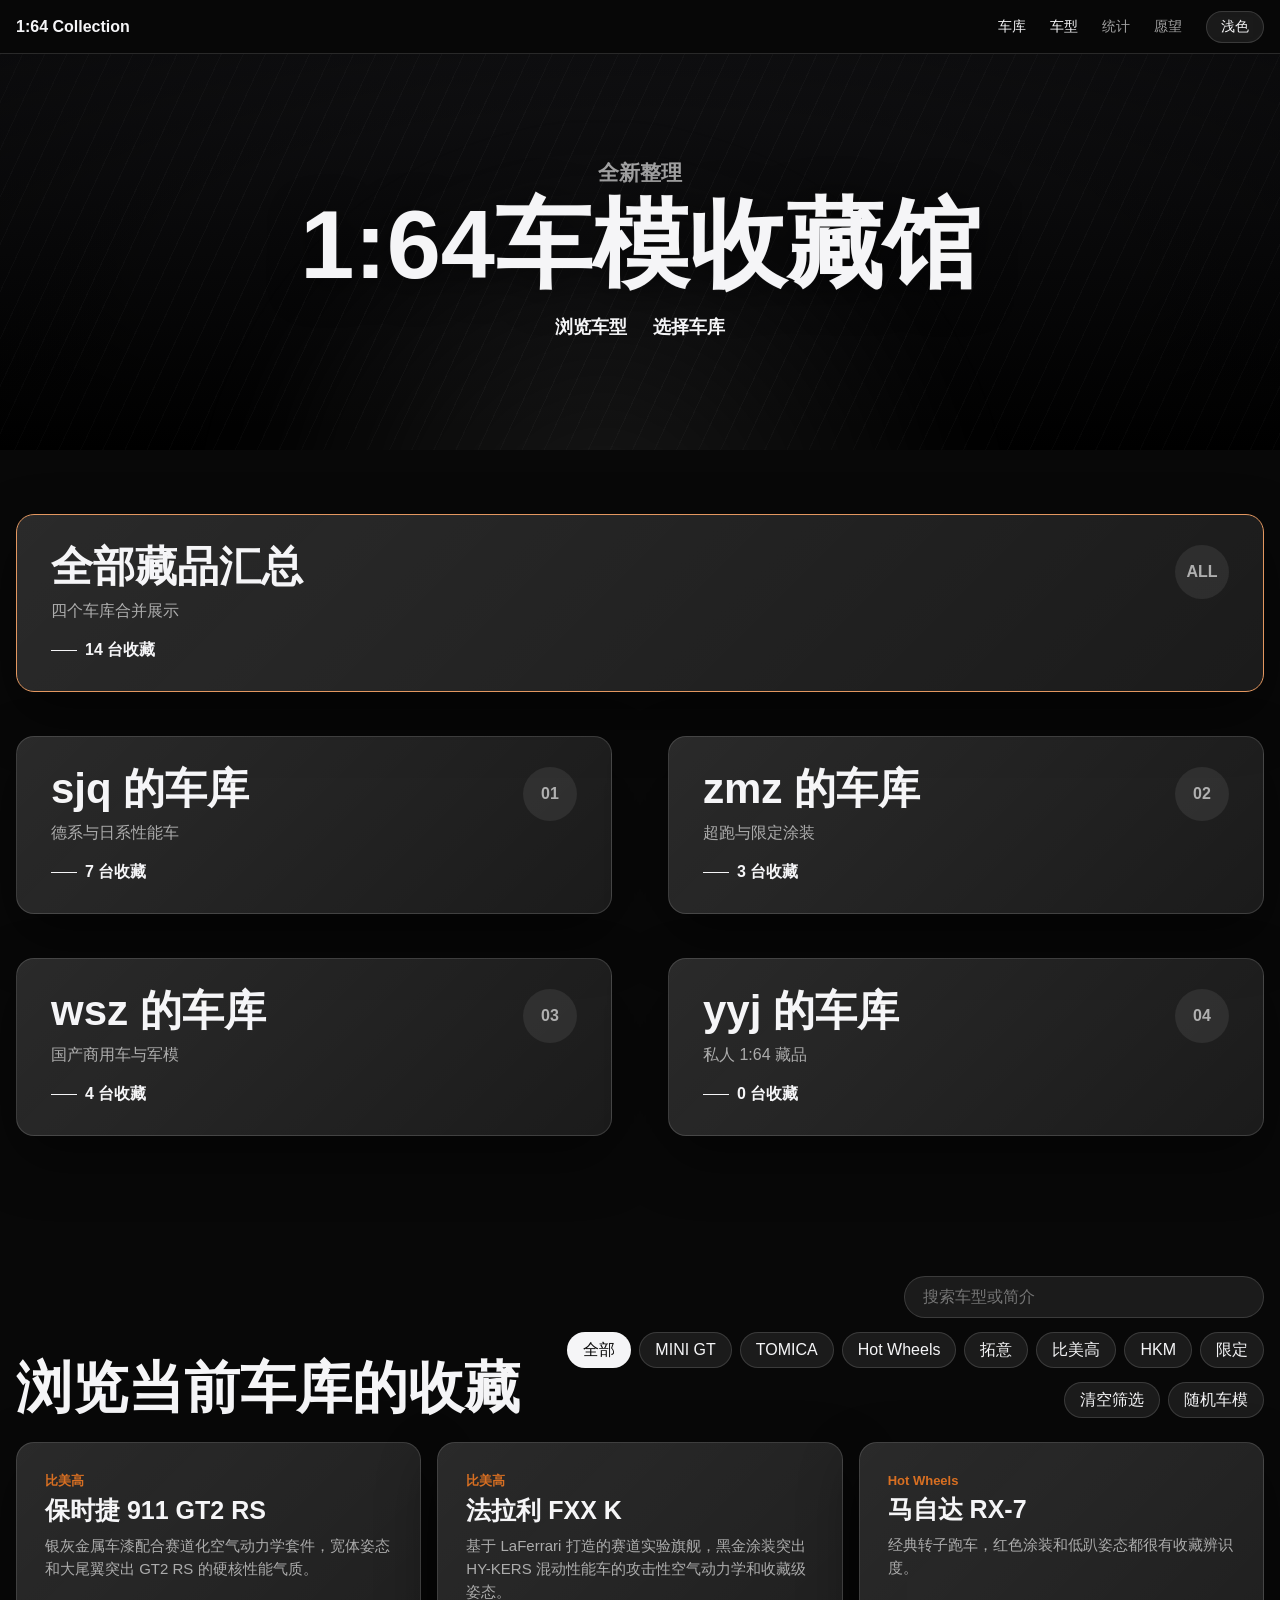
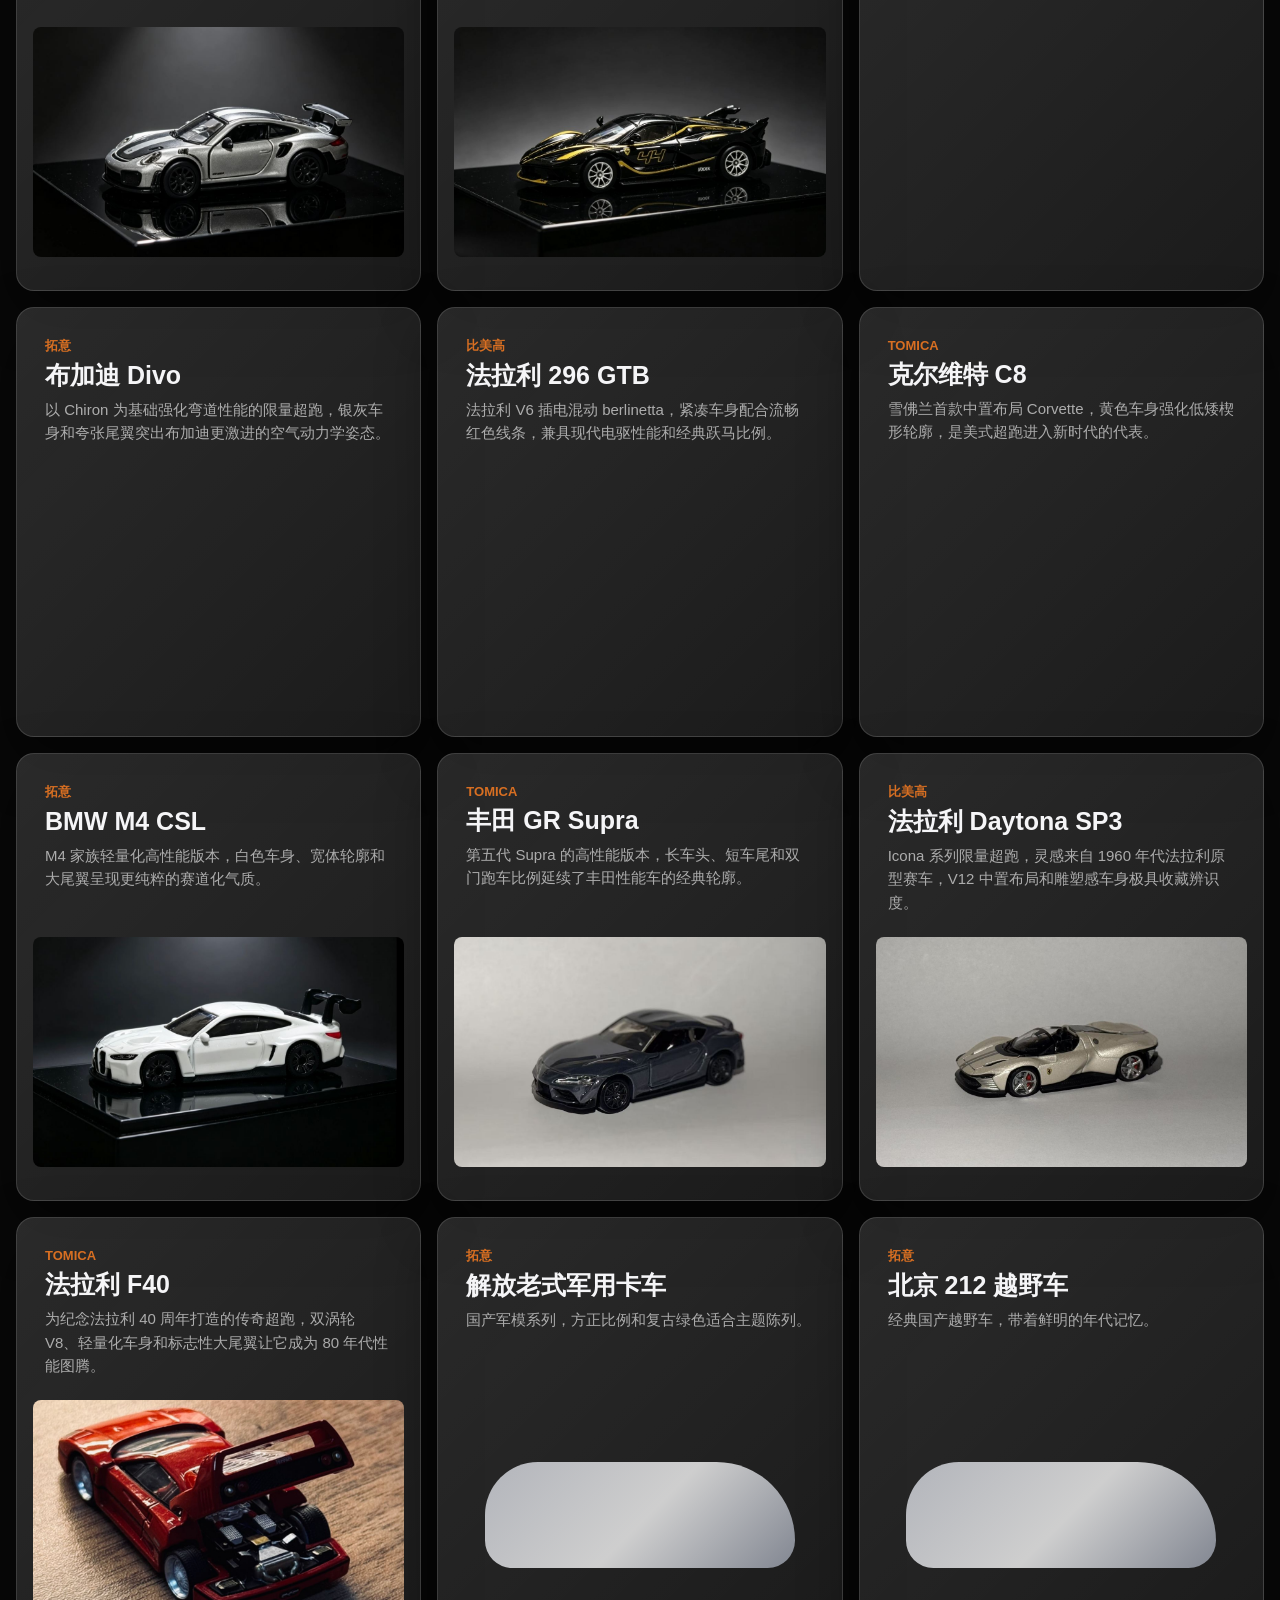
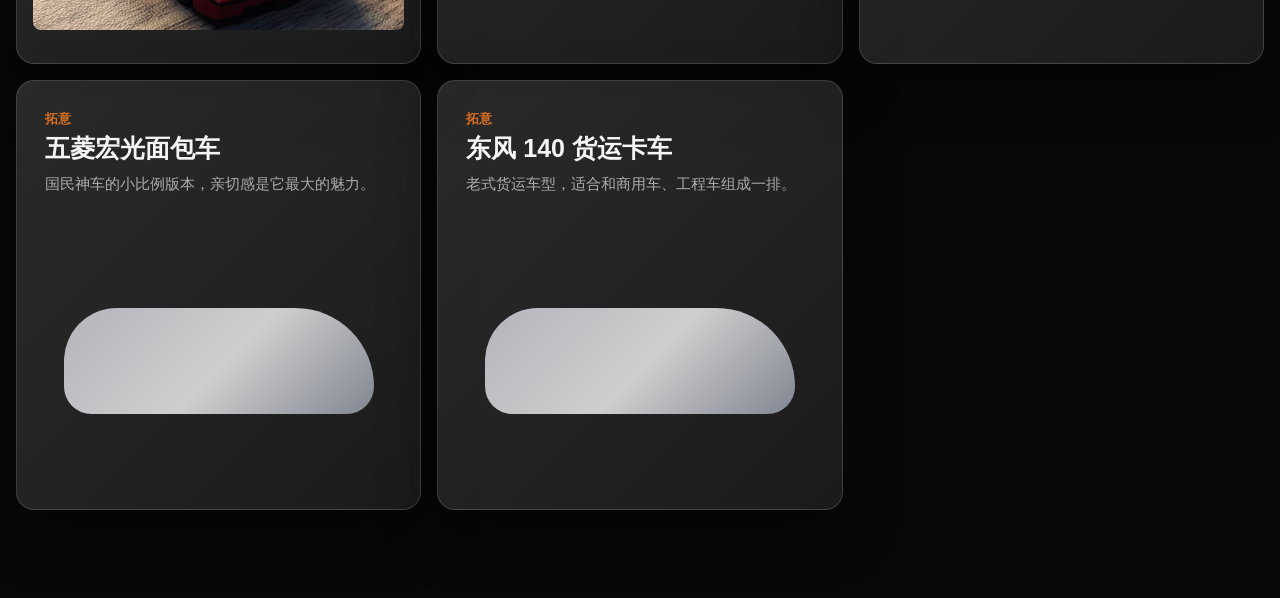
<file: index.html>
<!DOCTYPE html>
<html lang="zh-CN" data-theme="dark">
<head>
  <meta charset="UTF-8">
  <meta name="viewport" content="width=device-width, initial-scale=1.0">
  <title>1:64 车模收藏馆 | shenjingqu.xyz</title>
  <link rel="stylesheet" href="css/styles.css">
</head>
<body>
  <div id="navMount"></div>

  <main>
    <section class="hero" id="details">
      <div class="hero-copy">
        <div class="kicker">全新整理</div>
        <h1>1:64车模收藏馆</h1>
        <div class="hero-actions">
          <a class="link" href="#catalog">浏览车型</a>
          <a class="link" href="#owners">选择车库</a>
        </div>
      </div>
    </section>

    <section class="band" id="owners">
      <div class="owner-switch" id="ownerWrap" aria-label="收藏持有人"></div>
    </section>

    <section class="catalog" id="catalog">
      <div class="catalog-head">
        <h2>浏览当前车库的收藏</h2>
        <div class="catalog-tools">
          <input class="search-box" id="searchInput" type="search" placeholder="搜索车型或简介" aria-label="搜索车型或简介">
          <div class="filters" id="filterWrap" aria-label="车型分类"></div>
          <div class="filters">
            <button class="clear-btn" type="button" id="clearBtn">清空筛选</button>
            <button class="random-btn" type="button" id="randomBtn">随机车模</button>
          </div>
        </div>
      </div>
      <div class="car-grid" id="carGrid"></div>
      <div class="empty-state" id="emptyState">没有匹配的车模，换个关键词或清空筛选试试。</div>
    </section>
  </main>

  <div class="lightbox" id="lightbox" aria-hidden="true">
    <button class="modal-close" id="lightboxClose" type="button" aria-label="关闭">×</button>
    <img id="lightboxImg" alt="">
  </div>

  <script src="data/cars.js"></script>
  <script src="js/common.js"></script>
  <script src="js/index.js"></script>
</body>
</html>
</file>
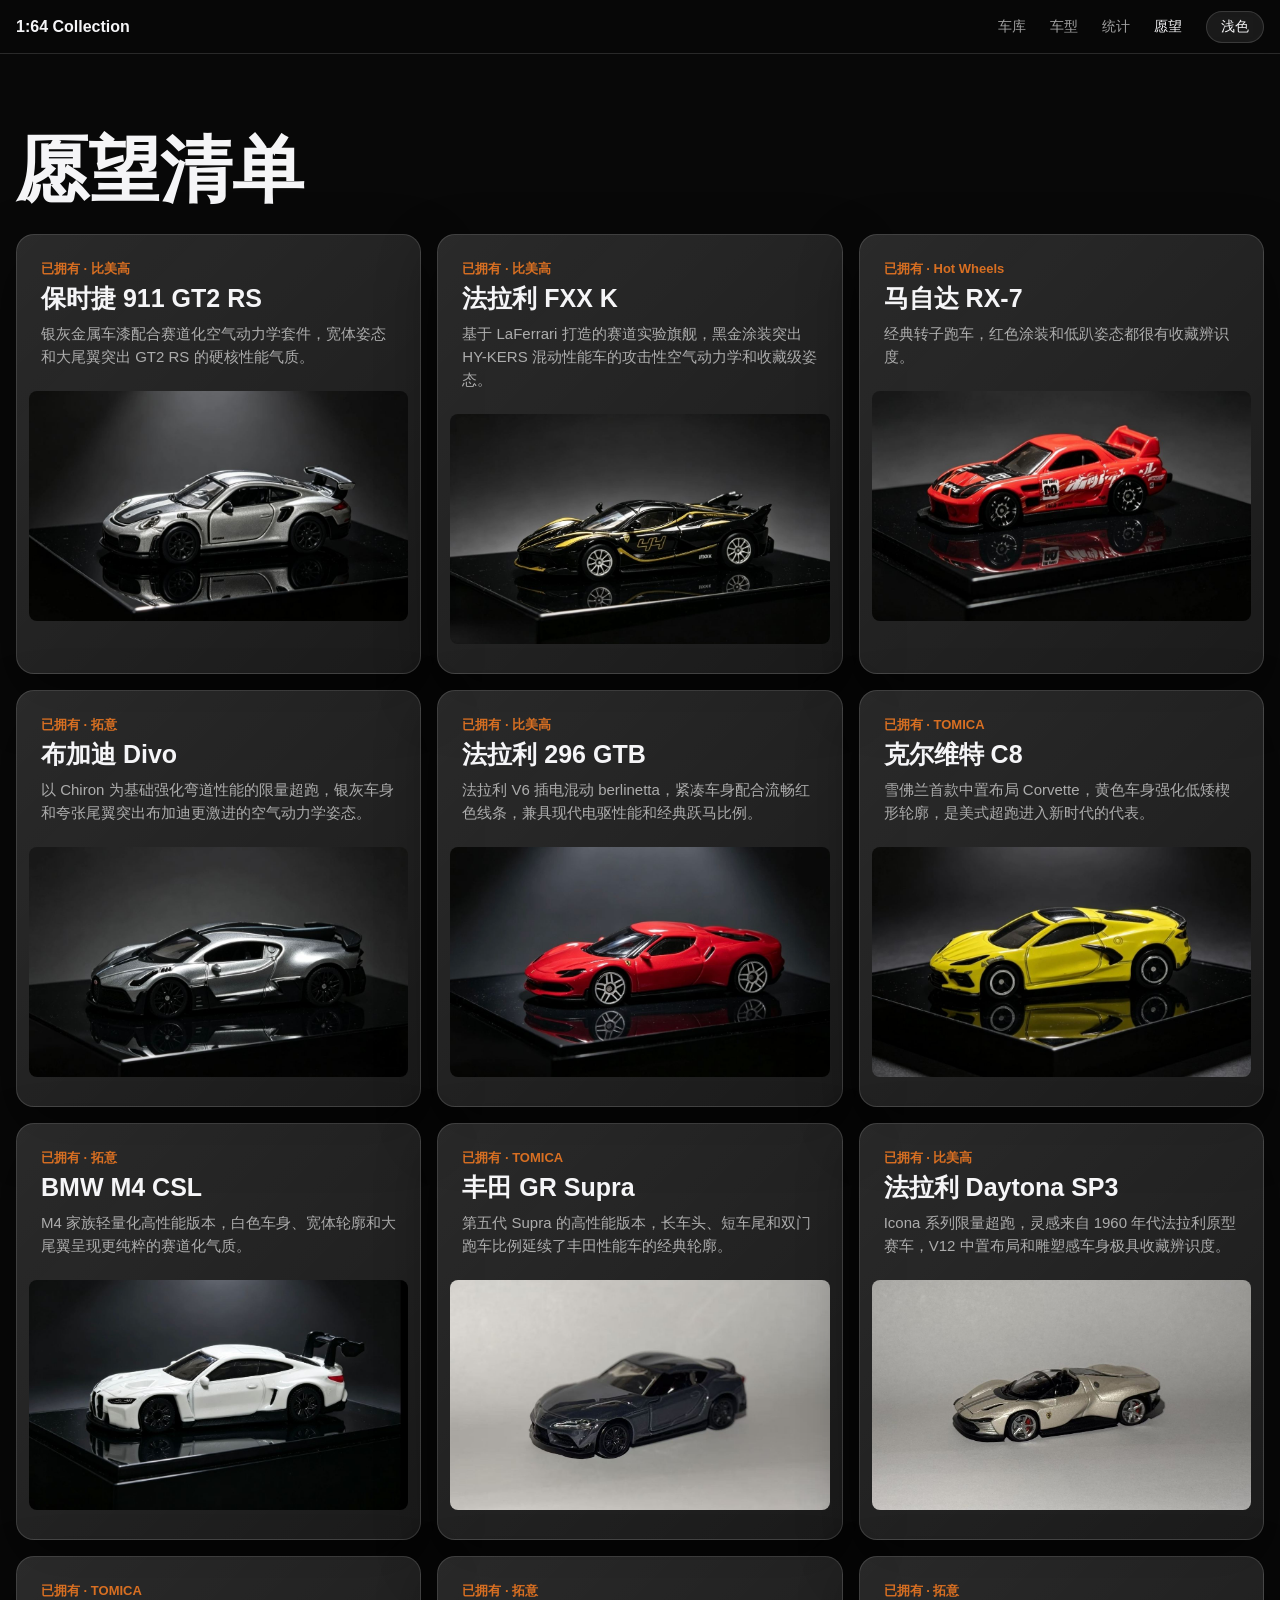
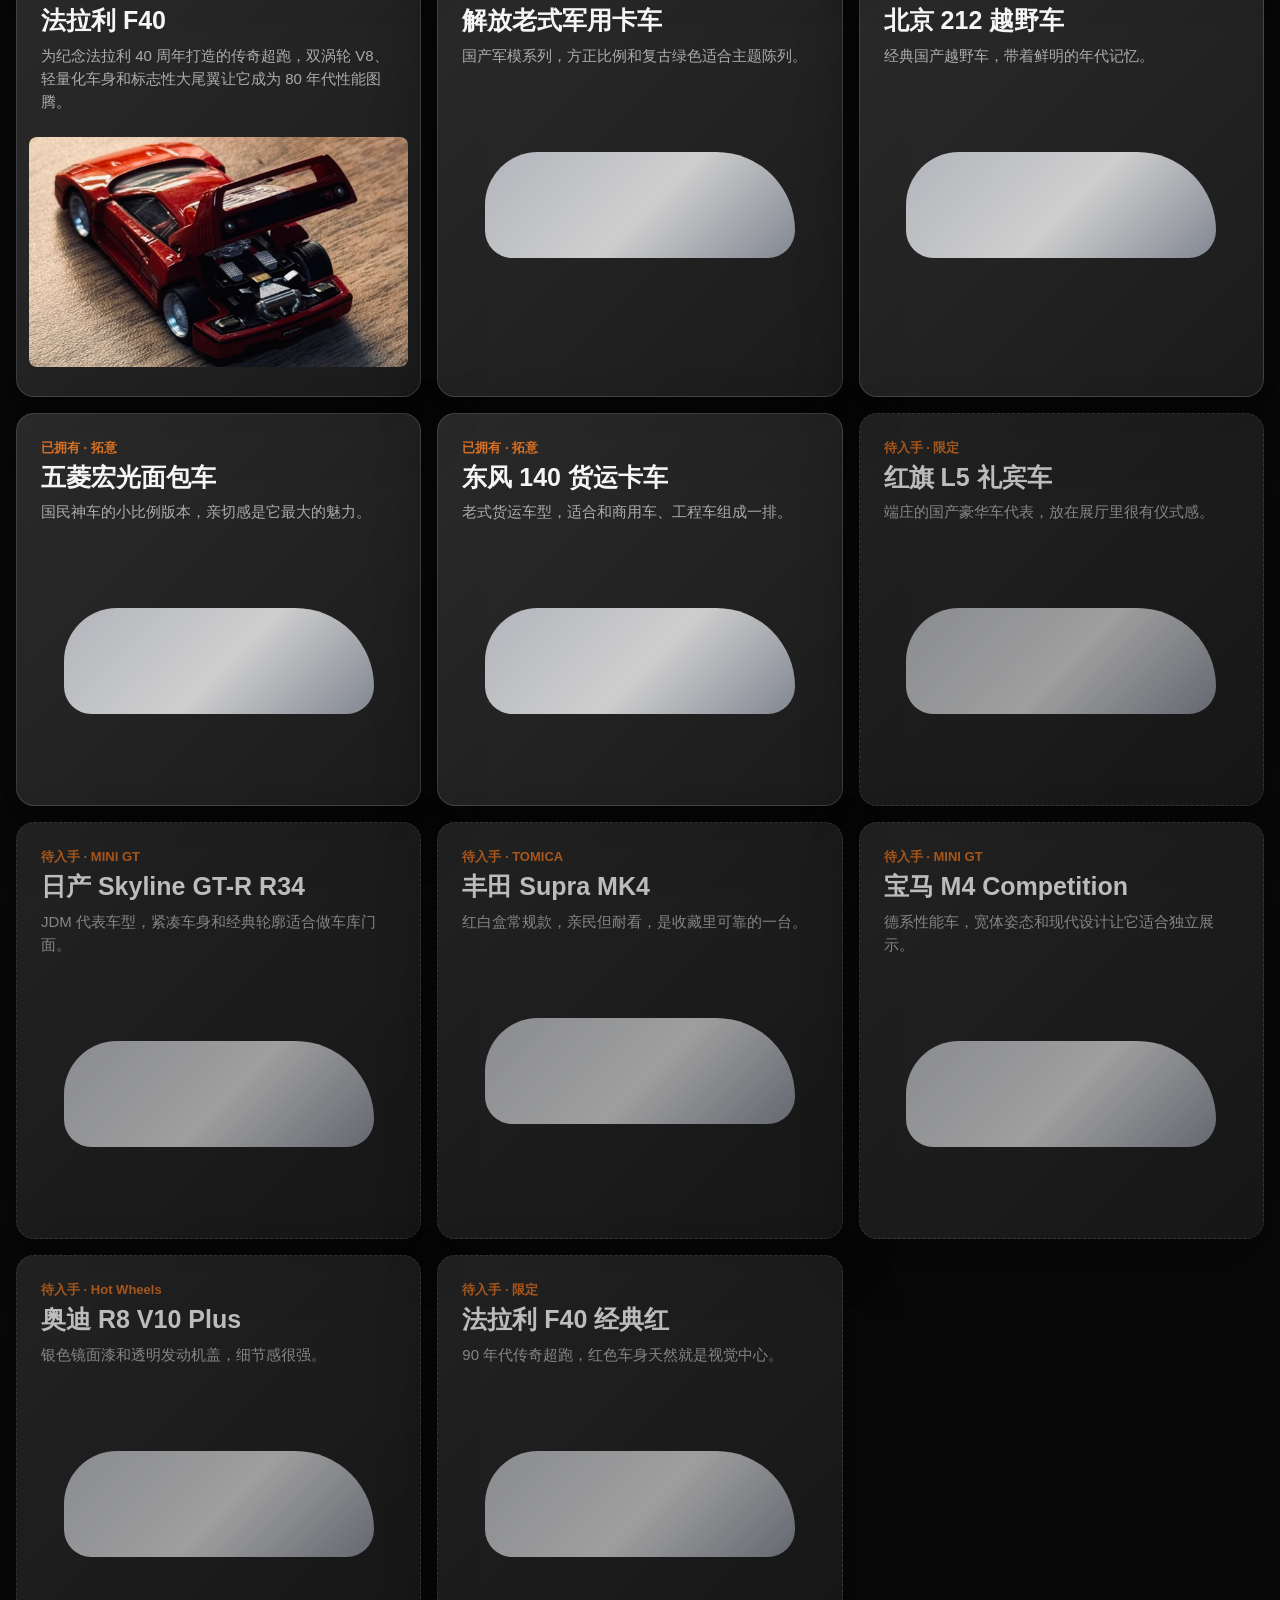
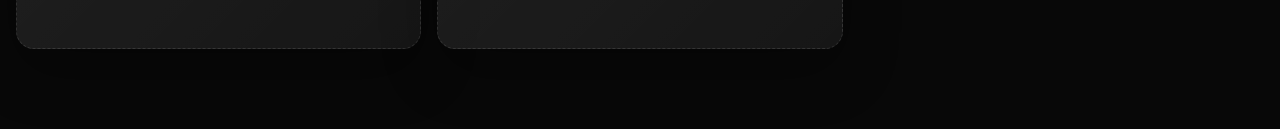
<file: wishlist.html>
<!DOCTYPE html>
<html lang="zh-CN" data-theme="dark">
<head>
  <meta charset="UTF-8">
  <meta name="viewport" content="width=device-width, initial-scale=1.0">
  <title>愿望清单 | 1:64 车模收藏馆</title>
  <link rel="stylesheet" href="css/styles.css">
</head>
<body>
  <div id="navMount"></div>
  <main class="page-shell">
    <h1 class="page-title" data-reveal>愿望清单</h1>
    <section class="wishlist-grid" id="wishlistGrid"></section>
  </main>
  <script src="data/cars.js"></script>
  <script src="js/common.js"></script>
  <script src="js/wishlist.js"></script>
</body>
</html>
</file>
<file: css/styles.css>
:root {
  --bg: #080808;
  --panel: rgba(255, 255, 255, 0.08);
  --panel-strong: rgba(255, 255, 255, 0.14);
  --text: #f5f5f7;
  --muted: rgba(255, 255, 255, 0.62);
  --line: rgba(255, 255, 255, 0.14);
  --accent: #d86f22;
  --shadow: rgba(0, 0, 0, 0.45);
  color-scheme: dark;
}

:root[data-theme="light"] {
  --bg: #f3f3f5;
  --panel: rgba(255, 255, 255, 0.78);
  --panel-strong: rgba(255, 255, 255, 0.96);
  --text: #19191b;
  --muted: rgba(25, 25, 27, 0.66);
  --line: rgba(0, 0, 0, 0.1);
  --accent: #9b4b13;
  --shadow: rgba(40, 40, 48, 0.14);
  color-scheme: light;
}

* { box-sizing: border-box; margin: 0; padding: 0; }
html { scroll-behavior: smooth; }
body {
  min-height: 100vh;
  background: var(--bg);
  color: var(--text);
  font-family: "SF Pro Text", "PingFang SC", "Microsoft YaHei", Arial, sans-serif;
  opacity: 0;
  transition: opacity 220ms ease, background 260ms ease, color 260ms ease;
}
body.page-ready { opacity: 1; }
body::before {
  content: "";
  position: fixed;
  inset: 0;
  z-index: 9999;
  background: var(--bg);
  pointer-events: none;
  opacity: 1;
  transition: opacity 420ms ease;
}
body.loaded::before { opacity: 0; }
button, input { font: inherit; }
a { color: inherit; text-decoration: none; }

.top-nav {
  position: sticky;
  top: 0;
  z-index: 50;
  height: 54px;
  border-bottom: 1px solid var(--line);
  background: color-mix(in srgb, var(--bg), transparent 15%);
  backdrop-filter: saturate(180%) blur(18px);
}
.nav-inner {
  width: min(1280px, calc(100% - 32px));
  height: 100%;
  margin: 0 auto;
  display: flex;
  align-items: center;
  justify-content: space-between;
}
.brand { font-weight: 800; letter-spacing: 0; }
.nav-links { display: flex; align-items: center; gap: 24px; font-size: 14px; }
.nav-links a { color: var(--muted); }
.nav-links a:hover, .nav-links a.active { color: var(--text); }
.theme-toggle, .icon-btn, .filter-btn, .clear-btn, .random-btn {
  border: 1px solid var(--line);
  border-radius: 999px;
  background: var(--panel);
  color: var(--text);
  cursor: pointer;
  transition: transform 180ms ease, box-shadow 180ms ease, background 180ms ease, border-color 180ms ease;
}
.theme-toggle { min-height: 32px; padding: 0 14px; }
.theme-toggle:hover, .icon-btn:hover, .filter-btn:hover, .clear-btn:hover, .random-btn:hover {
  transform: translateY(-2px);
  border-color: color-mix(in srgb, var(--text), transparent 55%);
  box-shadow: 0 16px 32px var(--shadow);
}

.hero {
  min-height: 390px;
  height: clamp(360px, 44vh, 460px);
  position: relative;
  display: grid;
  place-items: center;
  overflow: hidden;
  isolation: isolate;
  background:
    radial-gradient(circle at 50% 48%, rgba(255,255,255,0.12), transparent 34%),
    radial-gradient(circle at 50% 72%, rgba(145,72,28,0.08), transparent 36%),
    linear-gradient(180deg, #101012 0%, #050506 58%, #000 100%);
}
.hero::before {
  content: "";
  position: absolute;
  inset: 0;
  z-index: -3;
  background:
    radial-gradient(ellipse at center, transparent 0 46%, rgba(0,0,0,0.32) 100%),
    repeating-linear-gradient(115deg, rgba(255,255,255,0.028) 0 1px, transparent 1px 20px),
    linear-gradient(180deg, #101012, #000);
}
.hero::after {
  content: "";
  position: absolute;
  width: 70vw;
  height: 70vw;
  left: 12%;
  top: 6%;
  z-index: -2;
  background: radial-gradient(circle, rgba(255,255,255,0.095), transparent 62%);
  filter: blur(38px);
  animation: soft-scan 13s ease-in-out infinite alternate;
}
@keyframes soft-scan {
  from { transform: translate(-8%, -4%) scale(0.9); opacity: 0.46; }
  to { transform: translate(18%, 8%) scale(1.08); opacity: 0.78; }
}
.hero-copy {
  width: min(1080px, calc(100% - 36px));
  padding-top: 0;
  position: relative;
  z-index: 4;
  text-align: center;
}
.kicker {
  margin-bottom: 10px;
  color: var(--muted);
  font-size: clamp(16px, 2vw, 21px);
  font-weight: 700;
  animation: float-in 680ms ease both 120ms;
}
.hero h1 {
  font-size: clamp(48px, 7.6vw, 98px);
  line-height: 0.98;
  font-weight: 900;
  letter-spacing: 0;
  animation: float-in 760ms ease both 220ms;
  text-shadow: 0 5px 38px rgba(0,0,0,0.72), 0 0 1px rgba(255,255,255,0.34);
}
@keyframes float-in {
  from { opacity: 0; transform: translateY(18px); }
  to { opacity: 1; transform: translateY(0); }
}
.hero-actions {
  display: flex;
  justify-content: center;
  gap: 26px;
  margin-top: 22px;
  font-size: 18px;
  font-weight: 700;
  animation: float-in 760ms ease both 340ms;
}
.link {
  position: relative;
  padding-bottom: 6px;
}
.link::after {
  content: "";
  position: absolute;
  left: 0;
  bottom: 0;
  width: 100%;
  height: 2px;
  background: currentColor;
  transform: scaleX(0);
  transform-origin: left;
  transition: transform 220ms ease;
}
.link:hover::after { transform: scaleX(1); }
.band, .catalog, .page-shell {
  width: min(1280px, calc(100% - 32px));
  margin: 0 auto;
}
.band {
  min-height: 500px;
  display: grid;
  place-items: center;
  padding: 64px 0;
}
.owner-switch {
  width: 100%;
  display: grid;
  grid-template-columns: repeat(2, minmax(420px, 1fr));
  gap: 44px 56px;
}
.owner-card, .car-card, .summary-card, .wish-card {
  border: 1px solid var(--line);
  border-radius: 18px;
  background: linear-gradient(135deg, var(--panel-strong), var(--panel));
  box-shadow: 0 22px 58px var(--shadow);
  transition: transform 200ms ease, box-shadow 200ms ease, border-color 200ms ease, filter 200ms ease;
}
.owner-card:hover, .car-card:hover, .summary-card:hover, .wish-card:hover {
  transform: translateY(-6px);
  box-shadow: 0 30px 70px var(--shadow);
  border-color: color-mix(in srgb, var(--text), transparent 55%);
  filter: brightness(1.05);
}
.owner-card {
  min-height: 176px;
  padding: 30px 34px;
  display: grid;
  grid-template-columns: 1fr auto;
  align-items: end;
  text-align: left;
  color: var(--text);
  cursor: pointer;
  overflow: hidden;
  position: relative;
}
.owner-card::after {
  content: attr(data-index);
  align-self: start;
  width: 54px;
  height: 54px;
  display: grid;
  place-items: center;
  border-radius: 50%;
  background: var(--panel);
  color: var(--muted);
  font-weight: 800;
}
.owner-card.active { border-color: color-mix(in srgb, var(--accent), white 28%); }
.owner-card-all {
  grid-column: 1 / -1;
  min-height: 132px;
}
.owner-name { display: block; font-size: clamp(30px, 3.5vw, 42px); line-height: 1.05; font-weight: 900; }
.owner-desc { display: block; margin-top: 12px; color: var(--muted); }
.owner-meta { display: inline-flex; align-items: center; gap: 8px; margin-top: 18px; font-weight: 800; }
.owner-meta::before { content: ""; width: 26px; height: 1px; background: currentColor; }

.catalog { padding: 76px 0 88px; }
.catalog-head {
  display: grid;
  grid-template-columns: 1fr auto;
  gap: 24px;
  align-items: end;
  margin-bottom: 24px;
}
.catalog-head h2 {
  white-space: nowrap;
  font-size: clamp(34px, 5vw, 56px);
  line-height: 1.05;
}
.catalog-tools {
  display: grid;
  gap: 14px;
  justify-items: end;
}
.search-box {
  width: min(360px, 100%);
  min-height: 42px;
  border: 1px solid var(--line);
  border-radius: 999px;
  padding: 0 18px;
  background: var(--panel);
  color: var(--text);
  outline: none;
}
.filters { display: flex; flex-wrap: wrap; justify-content: flex-end; gap: 8px; }
.filter-btn, .clear-btn, .random-btn { min-height: 36px; padding: 0 15px; }
.filter-btn.active { background: var(--text); color: var(--bg); }
.car-grid {
  display: grid;
  grid-template-columns: repeat(3, 1fr);
  gap: 16px;
}
.car-card {
  min-height: 430px;
  padding: 28px;
  display: flex;
  flex-direction: column;
  justify-content: space-between;
  color: var(--text);
  text-align: left;
  overflow: hidden;
}
.car-card.is-picked { outline: 2px solid var(--accent); }
.car-tag { color: var(--accent); font-size: 13px; font-weight: 900; }
.car-name { margin-top: 7px; font-size: 25px; line-height: 1.1; font-weight: 900; }
.car-desc { margin-top: 9px; color: var(--muted); font-size: 15px; line-height: 1.55; }
.car-art {
  height: 240px;
  display: grid;
  place-items: center;
  margin: 18px -12px 0;
}
.car-art img {
  width: 100%;
  height: 230px;
  object-fit: cover;
  border-radius: 8px;
  cursor: zoom-in;
}
.silhouette {
  width: min(310px, 94%);
  height: 106px;
  border-radius: 58px 86px 30px 30px;
  background: linear-gradient(135deg, #dadde5, #fff 52%, #9ea4b2);
  opacity: 0.78;
}
.empty-state {
  display: none;
  min-height: 220px;
  place-items: center;
  border-radius: 16px;
  background: var(--panel);
  color: var(--muted);
}
.empty-state.show { display: grid; }

.lightbox {
  position: fixed;
  inset: 0;
  z-index: 100;
  display: none;
  place-items: center;
  padding: 28px;
  background: rgba(0,0,0,0.78);
  backdrop-filter: blur(18px);
}
.lightbox.show { display: grid; }
.lightbox img { max-width: min(1100px, 94vw); max-height: 86vh; border-radius: 12px; }
.modal-close {
  position: fixed;
  top: 18px;
  right: 18px;
  width: 44px;
  height: 44px;
  border: 0;
  border-radius: 50%;
  background: var(--panel-strong);
  color: var(--text);
  cursor: pointer;
}

[data-reveal] {
  opacity: 0;
  transform: translateY(22px);
  transition: opacity 520ms ease, transform 520ms ease;
}
[data-reveal].is-visible {
  opacity: 1;
  transform: translateY(0);
}

.page-shell { padding: 80px 0; }
.page-title { font-size: clamp(38px, 6vw, 72px); line-height: 1; margin-bottom: 28px; }
.stats-grid, .wishlist-grid { display: grid; grid-template-columns: repeat(3, 1fr); gap: 16px; }
.summary-card, .wish-card { padding: 24px; }
.summary-value { margin-top: 8px; font-size: 42px; font-weight: 900; }
.chart-panel { margin-top: 18px; padding: 24px; border-radius: 18px; background: var(--panel); border: 1px solid var(--line); }
.wish-card[data-status="wishlist"] { border-style: dashed; opacity: 0.76; }

@media (max-width: 980px) {
  .catalog-head { grid-template-columns: 1fr; }
  .catalog-tools, .filters { justify-items: start; justify-content: flex-start; }
  .owner-switch, .car-grid, .stats-grid, .wishlist-grid { grid-template-columns: 1fr; }
}
@media (max-width: 620px) {
  .nav-links { gap: 12px; font-size: 12px; }
  .nav-links a:nth-of-type(3) { display: none; }
  .hero {
    min-height: 360px;
    height: 420px;
  }
  .hero h1 { font-size: clamp(44px, 15vw, 72px); }
  .hero-actions { gap: 18px; font-size: 16px; }
  .catalog-head h2 { white-space: normal; }
  .owner-card { min-height: 150px; padding: 24px; }
}
</file>
